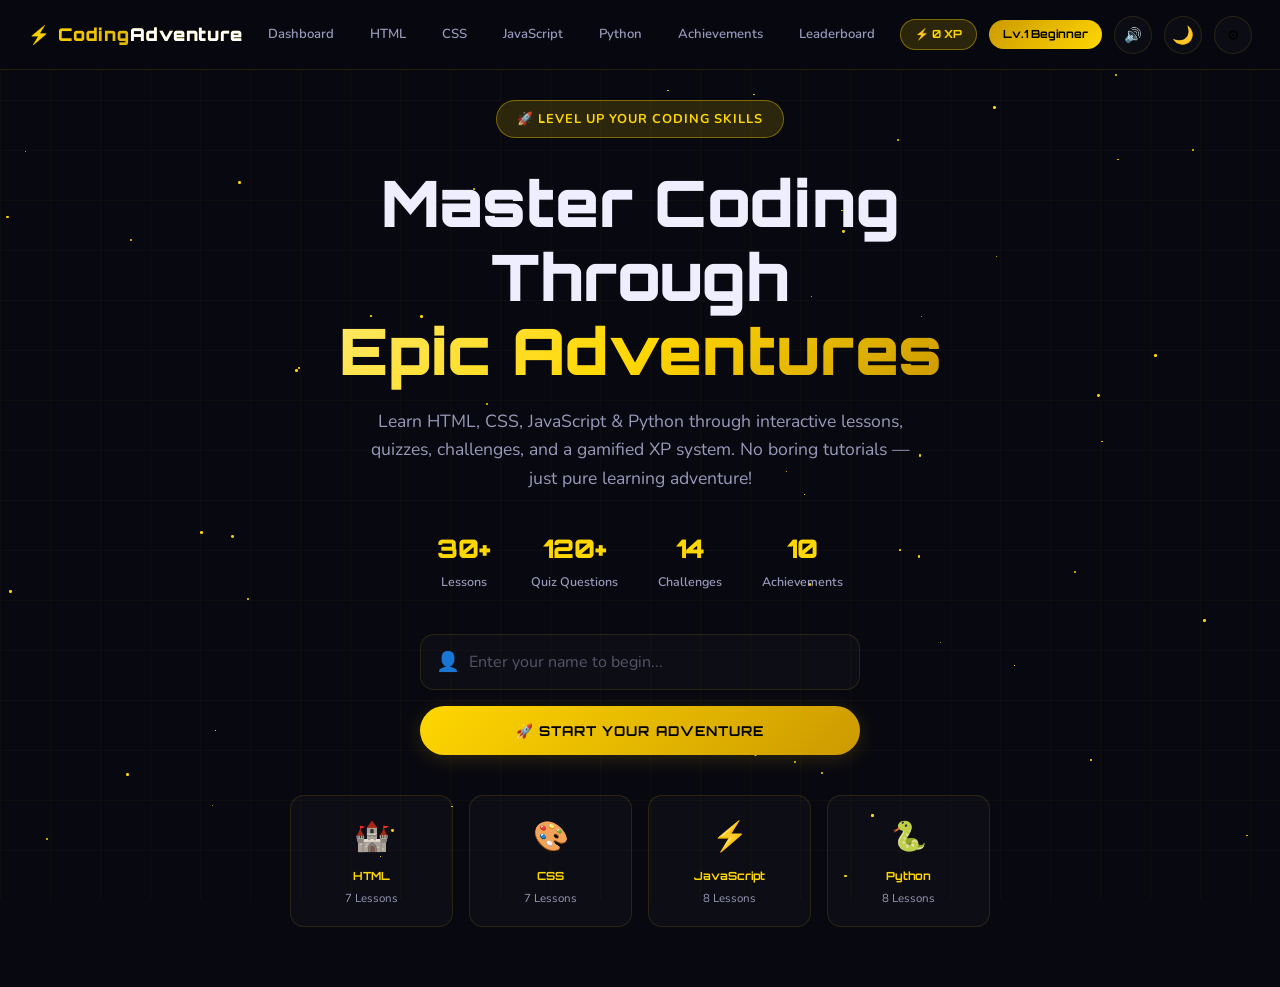
<file: index.html>
<!DOCTYPE html>
<html lang="en">
<head>
  <meta charset="UTF-8">
  <meta name="viewport" content="width=device-width, initial-scale=1.0">
  <meta name="description" content="Coding Adventure — Learn HTML, CSS, JavaScript and Python through interactive challenges, quizzes, and gamification.">
  <title>Coding Adventure — Learn to Code</title>
  <link rel="icon" type="image/svg+xml" href="assets/images/favicon.svg">
  <link rel="stylesheet" href="assets/css/style.css">
  <style>
    .hero-kingdoms { display:grid; grid-template-columns:repeat(4,1fr); gap:16px; max-width:800px; margin:40px auto 0; }
    @media(max-width:600px){ .hero-kingdoms{grid-template-columns:repeat(2,1fr)} }
    .mini-card{background:var(--card);border:1px solid var(--border);border-radius:14px;padding:18px 14px;text-align:center;transition:var(--tr)}
    .mini-card:hover{transform:translateY(-3px);border-color:var(--border-h)}
    .mini-card .mc-icon{font-size:1.8rem;margin-bottom:8px}
    .mini-card .mc-name{font-family:var(--fd);font-size:.7rem;font-weight:700;color:var(--gold)}
    .mini-card .mc-count{font-size:.72rem;color:var(--text2);margin-top:3px}
    .hero-wrap{max-width:700px;margin:0 auto}
    .particles-bg{position:fixed;inset:0;pointer-events:none;overflow:hidden;z-index:0}
    .star{position:absolute;background:var(--gold);border-radius:50%;animation:twinkle var(--dur,3s) infinite}
    @keyframes twinkle{0%,100%{opacity:.1}50%{opacity:.6}}
  </style>
</head>
<body data-page="home">

  <!-- Stars background -->
  <div class="particles-bg" id="stars"></div>

  <!-- NAV -->
  <nav class="nav">
    <a href="index.html" class="nav-logo">⚡ Coding<span>Adventure</span></a>
    <div class="nav-links">
      <a href="dashboard.html" class="nav-link">Dashboard</a>
      <a href="html.html" class="nav-link">HTML</a>
      <a href="css.html" class="nav-link">CSS</a>
      <a href="javascript.html" class="nav-link">JavaScript</a>
      <a href="python.html" class="nav-link">Python</a>
      <a href="achievements.html" class="nav-link">Achievements</a>
      <a href="leaderboard.html" class="nav-link">Leaderboard</a>
    </div>
    <div class="nav-right">
      <div class="xp-pill" id="nav-xp">⚡ 0 XP</div>
      <div class="level-pill" id="nav-level">Lv.1</div>
      <button class="theme-toggle" id="soundToggle" title="Toggle sound" style="font-size:.9rem">&#128266;</button>
      <button class="theme-toggle" id="themeToggle" title="Toggle theme">🌙</button>
      <button class="theme-toggle" id="settingsBtn" title="Settings" onclick="openSettings()" style="font-size:.9rem">&#9881;</button>
      <button class="hamburger" id="hamburger" aria-label="Menu"><span></span><span></span><span></span></button>
    </div>
  </nav>
  <div class="mobile-menu" id="mobileMenu">
    <a href="dashboard.html" class="nav-link">Dashboard</a>
    <a href="html.html" class="nav-link">HTML Kingdom</a>
    <a href="css.html" class="nav-link">CSS Kingdom</a>
    <a href="javascript.html" class="nav-link">JS Kingdom</a>
    <a href="python.html" class="nav-link">Python Kingdom</a>
    <a href="achievements.html" class="nav-link">Achievements</a>
    <a href="leaderboard.html" class="nav-link">Leaderboard</a>
    <a href="about.html" class="nav-link">About</a>
  </div>

  <!-- HERO -->
  <div class="page-wrapper" style="padding-top:0">
    <section class="hero" style="min-height:100vh;display:flex;align-items:center;justify-content:center;padding:100px 24px 60px">
      <div class="hero-wrap" style="position:relative;z-index:1">
        <div class="hero-badge">🚀 Level Up Your Coding Skills</div>
        <h1>Master Coding Through<br><span class="gold">Epic Adventures</span></h1>
        <p>Learn HTML, CSS, JavaScript &amp; Python through interactive lessons, quizzes, challenges, and a gamified XP system. No boring tutorials — just pure learning adventure!</p>

        <div class="hero-stats">
          <div class="hero-stat"><span class="num">30+</span><span class="label">Lessons</span></div>
          <div class="hero-stat"><span class="num">120+</span><span class="label">Quiz Questions</span></div>
          <div class="hero-stat"><span class="num">14</span><span class="label">Challenges</span></div>
          <div class="hero-stat"><span class="num">10</span><span class="label">Achievements</span></div>
        </div>

        <!-- Start Form -->
        <form class="name-form" id="start-form">
          <div class="name-input-wrap">
            <span class="icon">👤</span>
            <input type="text" class="name-input" id="player-name" placeholder="Enter your name to begin..." maxlength="30" autocomplete="off">
          </div>
          <button type="submit" class="btn btn-primary btn-lg w-full">🚀 Start Your Adventure</button>
          <button type="button" class="btn btn-outline w-full hidden" id="continue-btn">▶ Continue Journey</button>
        </form>

        <!-- Kingdom Preview -->
        <div class="hero-kingdoms">
          <div class="mini-card"><div class="mc-icon">🏰</div><div class="mc-name">HTML</div><div class="mc-count">7 Lessons</div></div>
          <div class="mini-card"><div class="mc-icon">🎨</div><div class="mc-name">CSS</div><div class="mc-count">7 Lessons</div></div>
          <div class="mini-card"><div class="mc-icon">⚡</div><div class="mc-name">JavaScript</div><div class="mc-count">8 Lessons</div></div>
          <div class="mini-card"><div class="mc-icon">🐍</div><div class="mc-name">Python</div><div class="mc-count">8 Lessons</div></div>
        </div>
      </div>
    </section>
  </div>

  <div class="toast-container" id="toasts"></div>

  <script src="assets/js/data.js"></script>
  <script src="assets/js/game.js"></script>
  <script src="assets/js/main.js"></script>
  <script>
    // Generate star field
    const starsEl = document.getElementById('stars');
    for (let i = 0; i < 60; i++) {
      const s = document.createElement('div');
      s.className = 'star';
      const size = Math.random() * 2.5 + 0.5;
      s.style.cssText = `width:${size}px;height:${size}px;left:${Math.random()*100}%;top:${Math.random()*100}%;--dur:${2+Math.random()*4}s;animation-delay:${Math.random()*4}s`;
      starsEl.appendChild(s);
    }
  </script>
</body>
</html>
</file>
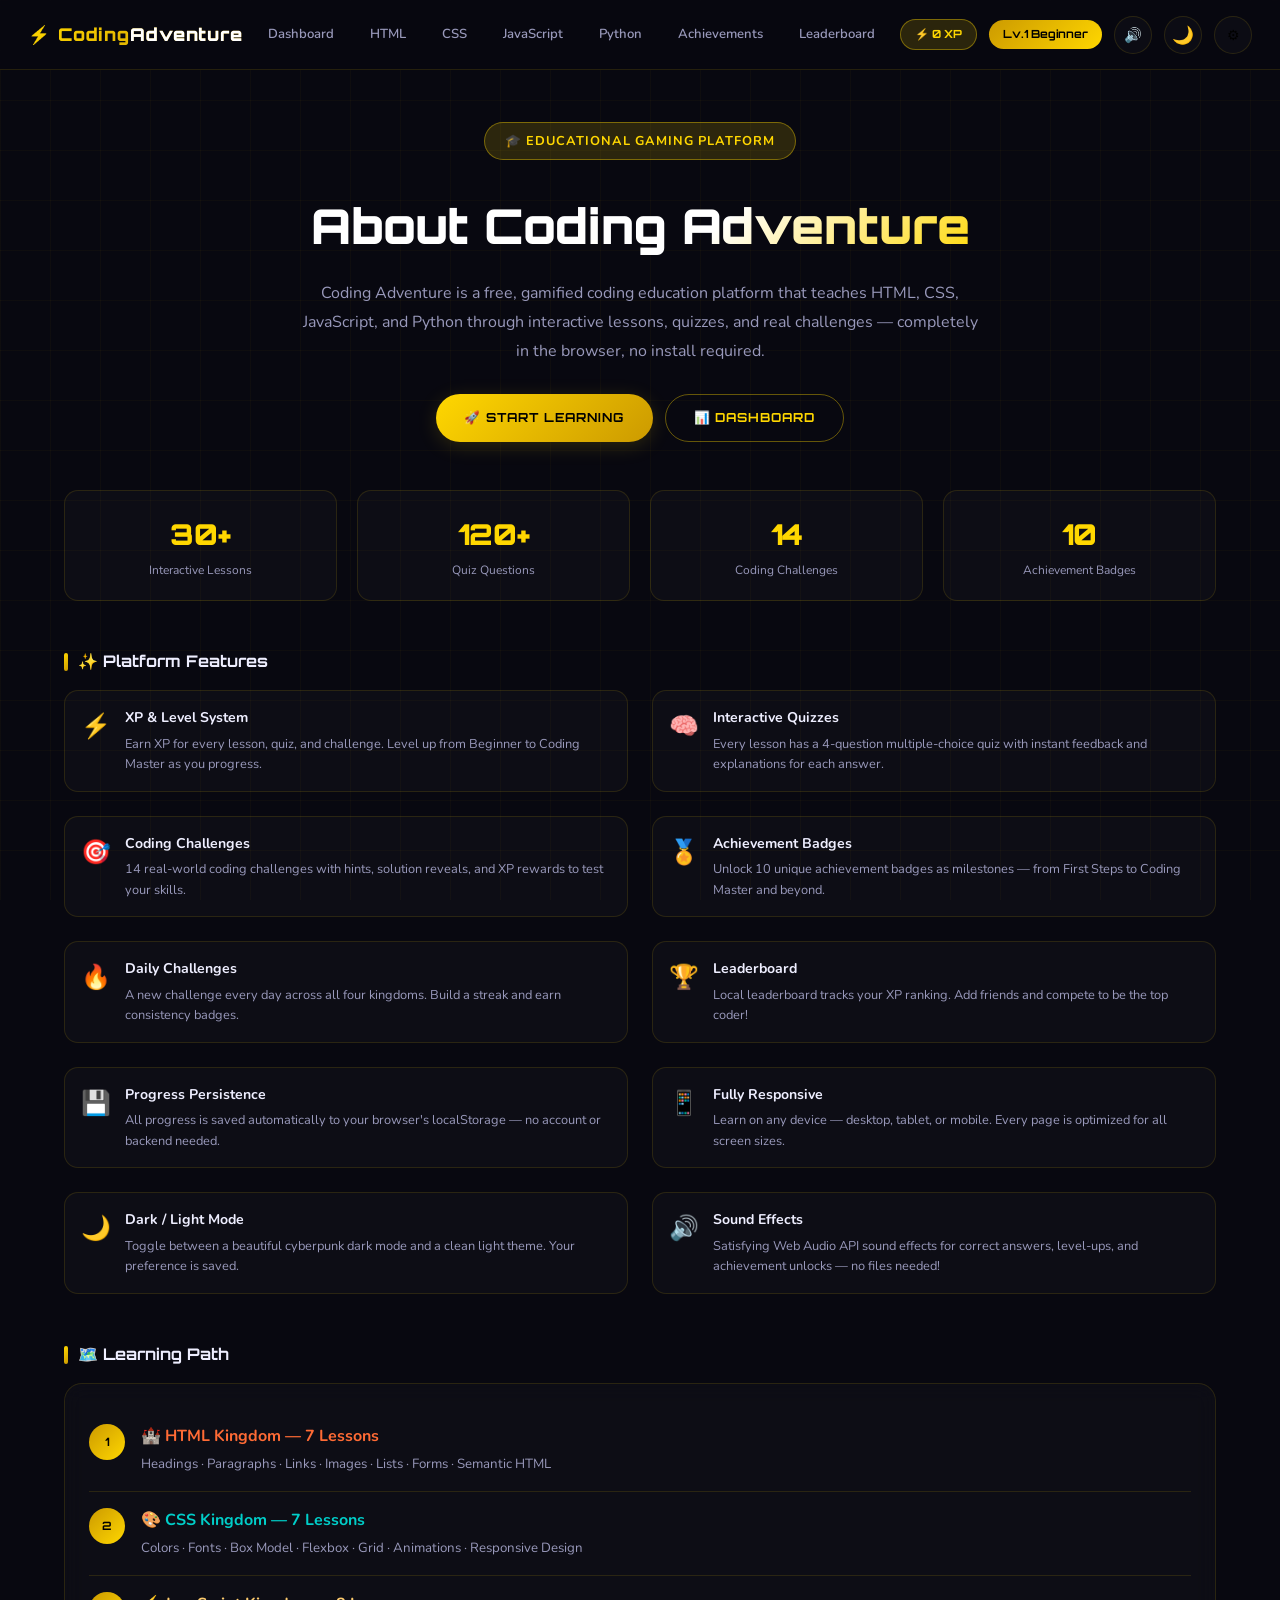
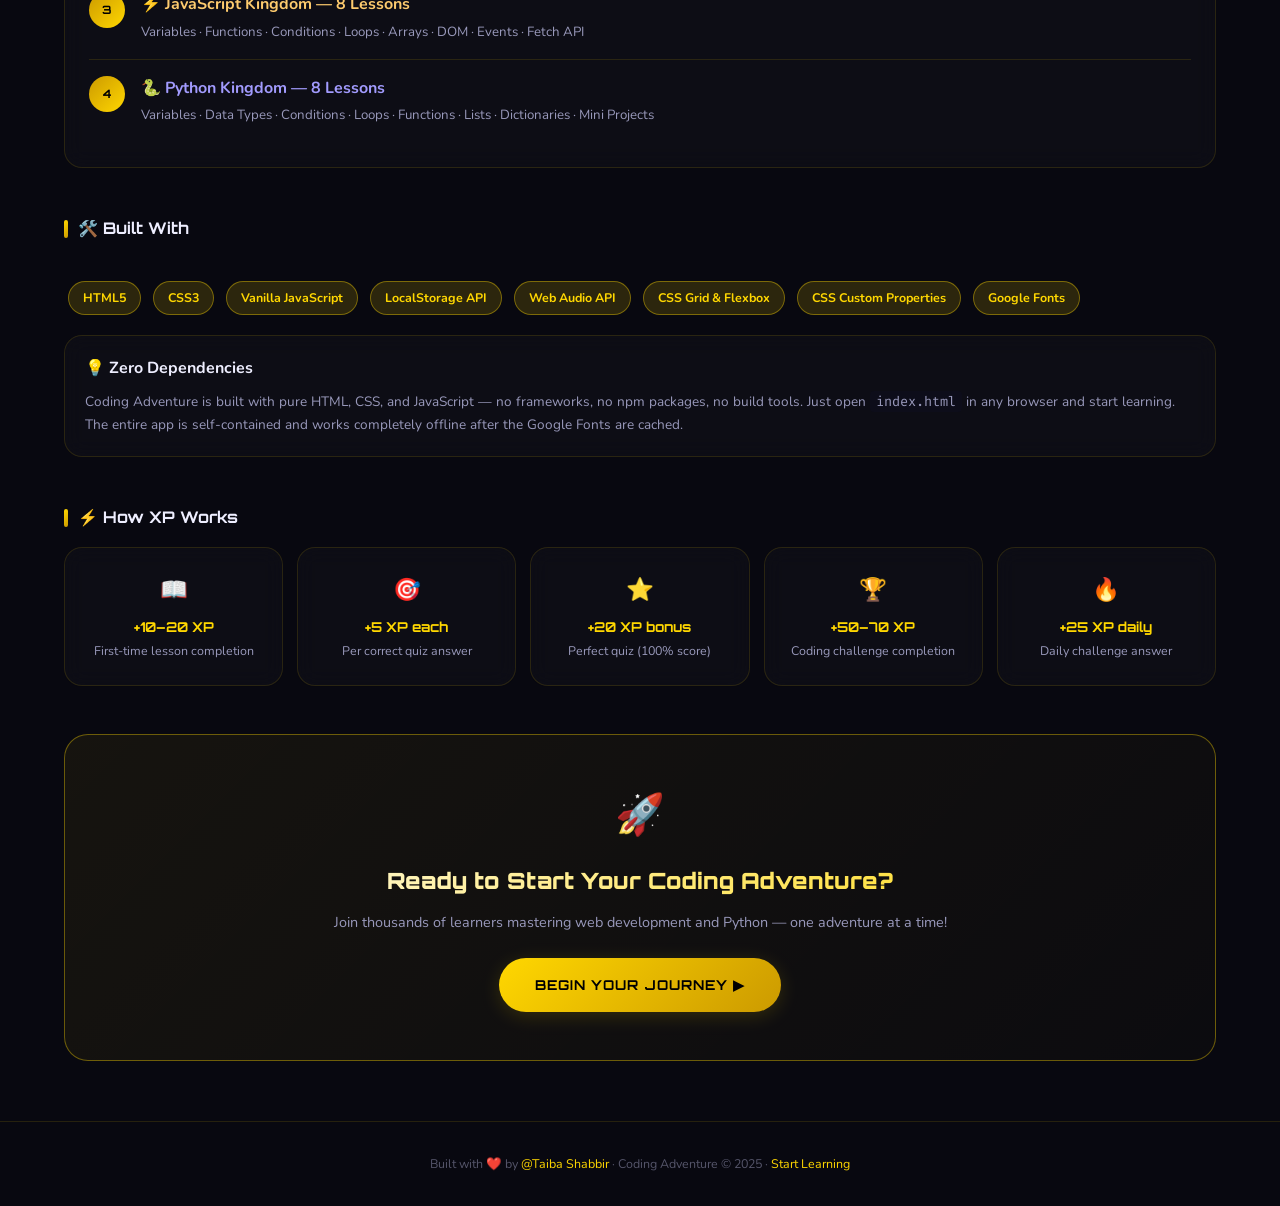
<file: about.html>
<!DOCTYPE html>
<html lang="en">
<head>
  <meta charset="UTF-8">
  <meta name="viewport" content="width=device-width, initial-scale=1.0">
  <meta name="description" content="About Coding Adventure — A gamified coding education platform built with HTML, CSS, and JavaScript.">
  <title>About — Coding Adventure</title>
  <link rel="icon" type="image/svg+xml" href="assets/images/favicon.svg">
  <link rel="stylesheet" href="assets/css/style.css">
  <style>
    .tech-badge {
      display: inline-flex; align-items: center; gap: 6px;
      padding: 6px 14px; border-radius: 99px; font-size: .78rem; font-weight: 700;
      border: 1px solid var(--border-h); background: var(--glow);
      color: var(--gold); margin: 4px;
    }
    .team-card {
      background: var(--card); border: 1px solid var(--border);
      border-radius: 20px; padding: 28px 24px; text-align: center;
      transition: var(--tr);
    }
    .team-card:hover { border-color: var(--border-h); transform: translateY(-3px); }
    .timeline-item {
      display: flex; gap: 16px; padding: 16px 0;
      border-bottom: 1px solid var(--border);
    }
    .timeline-item:last-child { border-bottom: none; }
    .tl-num {
      width: 36px; height: 36px; border-radius: 50%; flex-shrink: 0;
      background: linear-gradient(135deg, var(--gold-d), var(--gold));
      display: flex; align-items: center; justify-content: center;
      font-family: var(--fd); font-size: .72rem; font-weight: 700; color: #000;
    }
    .stat-hero {
      background: var(--card); border: 1px solid var(--border);
      border-radius: 14px; padding: 20px; text-align: center; transition: var(--tr);
    }
    .stat-hero:hover { border-color: var(--border-h); }
    .stat-hero .n { font-family: var(--fd); font-size: 1.8rem; font-weight: 900; color: var(--gold); }
    .stat-hero .l { font-size: .75rem; color: var(--text2); margin-top: 4px; }
  </style>
</head>
<body data-page="about">

  <nav class="nav">
    <a href="index.html" class="nav-logo">⚡ Coding<span>Adventure</span></a>
    <div class="nav-links">
      <a href="dashboard.html" class="nav-link">Dashboard</a>
      <a href="html.html" class="nav-link">HTML</a>
      <a href="css.html" class="nav-link">CSS</a>
      <a href="javascript.html" class="nav-link">JavaScript</a>
      <a href="python.html" class="nav-link">Python</a>
      <a href="achievements.html" class="nav-link">Achievements</a>
      <a href="leaderboard.html" class="nav-link">Leaderboard</a>
    </div>
    <div class="nav-right">
      <div class="xp-pill" id="nav-xp">⚡ 0 XP</div>
      <div class="level-pill" id="nav-level">Lv.1</div>
      <button class="theme-toggle" id="soundToggle" title="Toggle sound" style="font-size:.9rem">🔊</button>
      <button class="theme-toggle" id="themeToggle" title="Toggle theme">🌙</button>
      <button class="theme-toggle" id="settingsBtn" title="Settings" onclick="openSettings()" style="font-size:.9rem">⚙</button>
      <button class="hamburger" id="hamburger" aria-label="Menu"><span></span><span></span><span></span></button>
    </div>
  </nav>
  <div class="mobile-menu" id="mobileMenu">
    <a href="dashboard.html" class="nav-link">Dashboard</a>
    <a href="html.html" class="nav-link">HTML Kingdom</a>
    <a href="css.html" class="nav-link">CSS Kingdom</a>
    <a href="javascript.html" class="nav-link">JS Kingdom</a>
    <a href="python.html" class="nav-link">Python Kingdom</a>
    <a href="achievements.html" class="nav-link">Achievements</a>
    <a href="leaderboard.html" class="nav-link">Leaderboard</a>
    <a href="about.html" class="nav-link">About</a>
  </div>

  <div class="page-wrapper">
    <div class="container">

      <!-- HERO -->
      <div style="text-align:center;padding:20px 0 48px;max-width:680px;margin:0 auto">
        <div class="hero-badge">🎓 Educational Gaming Platform</div>
        <h1 class="page-title" style="font-size:clamp(1.8rem,5vw,3rem);margin-bottom:14px">About Coding Adventure</h1>
        <p style="font-size:1rem;color:var(--text2);line-height:1.8;margin-bottom:28px">
          Coding Adventure is a free, gamified coding education platform that teaches
          HTML, CSS, JavaScript, and Python through interactive lessons, quizzes,
          and real challenges — completely in the browser, no install required.
        </p>
        <div style="display:flex;gap:12px;justify-content:center;flex-wrap:wrap">
          <a href="index.html" class="btn btn-primary">🚀 Start Learning</a>
          <a href="dashboard.html" class="btn btn-outline">📊 Dashboard</a>
        </div>
      </div>

      <!-- STATS ROW -->
      <div class="grid-4" style="margin-bottom:48px">
        <div class="stat-hero"><div class="n">30+</div><div class="l">Interactive Lessons</div></div>
        <div class="stat-hero"><div class="n">120+</div><div class="l">Quiz Questions</div></div>
        <div class="stat-hero"><div class="n">14</div><div class="l">Coding Challenges</div></div>
        <div class="stat-hero"><div class="n">10</div><div class="l">Achievement Badges</div></div>
      </div>

      <!-- FEATURES GRID -->
      <div class="section-title">✨ Platform Features</div>
      <div class="about-grid" style="margin-bottom:48px">
        <div class="feature-item">
          <span class="feature-icon">⚡</span>
          <div class="feature-content">
            <h4>XP & Level System</h4>
            <p>Earn XP for every lesson, quiz, and challenge. Level up from Beginner to Coding Master as you progress.</p>
          </div>
        </div>
        <div class="feature-item">
          <span class="feature-icon">🧠</span>
          <div class="feature-content">
            <h4>Interactive Quizzes</h4>
            <p>Every lesson has a 4-question multiple-choice quiz with instant feedback and explanations for each answer.</p>
          </div>
        </div>
        <div class="feature-item">
          <span class="feature-icon">🎯</span>
          <div class="feature-content">
            <h4>Coding Challenges</h4>
            <p>14 real-world coding challenges with hints, solution reveals, and XP rewards to test your skills.</p>
          </div>
        </div>
        <div class="feature-item">
          <span class="feature-icon">🏅</span>
          <div class="feature-content">
            <h4>Achievement Badges</h4>
            <p>Unlock 10 unique achievement badges as milestones — from First Steps to Coding Master and beyond.</p>
          </div>
        </div>
        <div class="feature-item">
          <span class="feature-icon">🔥</span>
          <div class="feature-content">
            <h4>Daily Challenges</h4>
            <p>A new challenge every day across all four kingdoms. Build a streak and earn consistency badges.</p>
          </div>
        </div>
        <div class="feature-item">
          <span class="feature-icon">🏆</span>
          <div class="feature-content">
            <h4>Leaderboard</h4>
            <p>Local leaderboard tracks your XP ranking. Add friends and compete to be the top coder!</p>
          </div>
        </div>
        <div class="feature-item">
          <span class="feature-icon">💾</span>
          <div class="feature-content">
            <h4>Progress Persistence</h4>
            <p>All progress is saved automatically to your browser's localStorage — no account or backend needed.</p>
          </div>
        </div>
        <div class="feature-item">
          <span class="feature-icon">📱</span>
          <div class="feature-content">
            <h4>Fully Responsive</h4>
            <p>Learn on any device — desktop, tablet, or mobile. Every page is optimized for all screen sizes.</p>
          </div>
        </div>
        <div class="feature-item">
          <span class="feature-icon">🌙</span>
          <div class="feature-content">
            <h4>Dark / Light Mode</h4>
            <p>Toggle between a beautiful cyberpunk dark mode and a clean light theme. Your preference is saved.</p>
          </div>
        </div>
        <div class="feature-item">
          <span class="feature-icon">🔊</span>
          <div class="feature-content">
            <h4>Sound Effects</h4>
            <p>Satisfying Web Audio API sound effects for correct answers, level-ups, and achievement unlocks — no files needed!</p>
          </div>
        </div>
      </div>

      <!-- LEARNING PATH -->
      <div class="section-title">🗺️ Learning Path</div>
      <div class="card" style="margin-bottom:48px">
        <div class="timeline-item">
          <div class="tl-num">1</div>
          <div>
            <div style="font-weight:700;color:var(--html);margin-bottom:4px">🏰 HTML Kingdom — 7 Lessons</div>
            <div style="font-size:.83rem;color:var(--text2)">Headings · Paragraphs · Links · Images · Lists · Forms · Semantic HTML</div>
          </div>
        </div>
        <div class="timeline-item">
          <div class="tl-num">2</div>
          <div>
            <div style="font-weight:700;color:var(--css);margin-bottom:4px">🎨 CSS Kingdom — 7 Lessons</div>
            <div style="font-size:.83rem;color:var(--text2)">Colors · Fonts · Box Model · Flexbox · Grid · Animations · Responsive Design</div>
          </div>
        </div>
        <div class="timeline-item">
          <div class="tl-num">3</div>
          <div>
            <div style="font-weight:700;color:var(--js);margin-bottom:4px">⚡ JavaScript Kingdom — 8 Lessons</div>
            <div style="font-size:.83rem;color:var(--text2)">Variables · Functions · Conditions · Loops · Arrays · DOM · Events · Fetch API</div>
          </div>
        </div>
        <div class="timeline-item">
          <div class="tl-num">4</div>
          <div>
            <div style="font-weight:700;color:var(--py);margin-bottom:4px">🐍 Python Kingdom — 8 Lessons</div>
            <div style="font-size:.83rem;color:var(--text2)">Variables · Data Types · Conditions · Loops · Functions · Lists · Dictionaries · Mini Projects</div>
          </div>
        </div>
      </div>

      <!-- TECH STACK -->
      <div class="section-title">🛠️ Built With</div>
      <div style="padding:20px 0 48px">
        <div style="margin-bottom:16px">
          <span class="tech-badge">HTML5</span>
          <span class="tech-badge">CSS3</span>
          <span class="tech-badge">Vanilla JavaScript</span>
          <span class="tech-badge">LocalStorage API</span>
          <span class="tech-badge">Web Audio API</span>
          <span class="tech-badge">CSS Grid & Flexbox</span>
          <span class="tech-badge">CSS Custom Properties</span>
          <span class="tech-badge">Google Fonts</span>
        </div>
        <div class="card" style="padding:20px">
          <div style="font-weight:700;margin-bottom:8px">💡 Zero Dependencies</div>
          <div style="font-size:.85rem;color:var(--text2);line-height:1.7">
            Coding Adventure is built with pure HTML, CSS, and JavaScript — no frameworks, no npm packages,
            no build tools. Just open <code style="font-family:var(--fc);background:var(--bg2);padding:2px 6px;border-radius:4px">index.html</code>
            in any browser and start learning. The entire app is self-contained and works completely offline
            after the Google Fonts are cached.
          </div>
        </div>
      </div>

      <!-- XP BREAKDOWN -->
      <div class="section-title">⚡ How XP Works</div>
      <div style="display:grid;grid-template-columns:repeat(auto-fill,minmax(200px,1fr));gap:14px;margin-bottom:48px">
        <div class="card" style="text-align:center">
          <div style="font-size:1.4rem;margin-bottom:8px">📖</div>
          <div style="font-family:var(--fd);font-size:.85rem;color:var(--gold);font-weight:700">+10–20 XP</div>
          <div style="font-size:.78rem;color:var(--text2);margin-top:4px">First-time lesson completion</div>
        </div>
        <div class="card" style="text-align:center">
          <div style="font-size:1.4rem;margin-bottom:8px">🎯</div>
          <div style="font-family:var(--fd);font-size:.85rem;color:var(--gold);font-weight:700">+5 XP each</div>
          <div style="font-size:.78rem;color:var(--text2);margin-top:4px">Per correct quiz answer</div>
        </div>
        <div class="card" style="text-align:center">
          <div style="font-size:1.4rem;margin-bottom:8px">⭐</div>
          <div style="font-family:var(--fd);font-size:.85rem;color:var(--gold);font-weight:700">+20 XP bonus</div>
          <div style="font-size:.78rem;color:var(--text2);margin-top:4px">Perfect quiz (100% score)</div>
        </div>
        <div class="card" style="text-align:center">
          <div style="font-size:1.4rem;margin-bottom:8px">🏆</div>
          <div style="font-family:var(--fd);font-size:.85rem;color:var(--gold);font-weight:700">+50–70 XP</div>
          <div style="font-size:.78rem;color:var(--text2);margin-top:4px">Coding challenge completion</div>
        </div>
        <div class="card" style="text-align:center">
          <div style="font-size:1.4rem;margin-bottom:8px">🔥</div>
          <div style="font-family:var(--fd);font-size:.85rem;color:var(--gold);font-weight:700">+25 XP daily</div>
          <div style="font-size:.78rem;color:var(--text2);margin-top:4px">Daily challenge answer</div>
        </div>
      </div>

      <!-- CTA -->
      <div style="text-align:center;padding:48px 24px;background:linear-gradient(135deg,rgba(255,215,0,.06),rgba(255,215,0,.02));border-radius:24px;border:1px solid var(--border-h);margin-bottom:48px">
        <div style="font-size:2.5rem;margin-bottom:16px">🚀</div>
        <h2 style="font-family:var(--fd);font-size:1.4rem;font-weight:900;
                   background:linear-gradient(135deg,#fff,var(--gold));
                   -webkit-background-clip:text;-webkit-text-fill-color:transparent;
                   background-clip:text;margin-bottom:12px">
          Ready to Start Your Coding Adventure?
        </h2>
        <p style="color:var(--text2);font-size:.9rem;margin-bottom:24px">
          Join thousands of learners mastering web development and Python — one adventure at a time!
        </p>
        <a href="index.html" class="btn btn-primary btn-lg">Begin Your Journey ▶</a>
      </div>

    </div>

    <footer class="page-footer">
      Built with ❤️ by <span>@Taiba Shabbir</span> · Coding Adventure © 2025 ·
      <a href="index.html" style="color:var(--gold)">Start Learning</a>
    </footer>
  </div>

  <div class="toast-container" id="toasts"></div>
  <script src="assets/js/data.js"></script>
  <script src="assets/js/game.js"></script>
  <script src="assets/js/main.js"></script>
</body>
</html>
</file>
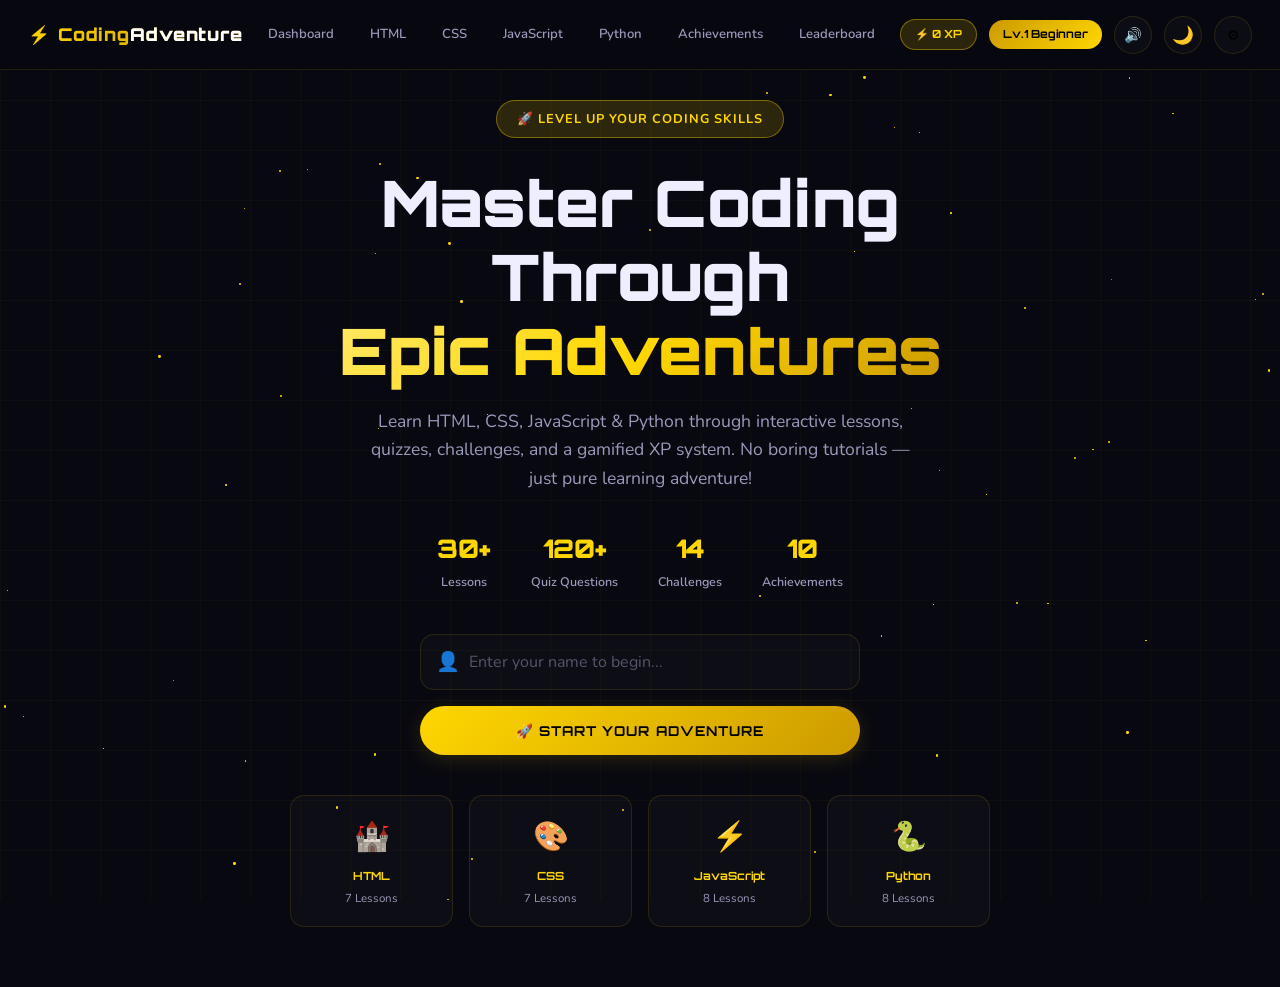
<file: leaderboard.html>
<!DOCTYPE html>
<html lang="en">
<head>
  <meta charset="UTF-8">
  <meta name="viewport" content="width=device-width, initial-scale=1.0">
  <title>Leaderboard — Coding Adventure</title>
  <link rel="icon" type="image/svg+xml" href="assets/images/favicon.svg">
  <link rel="stylesheet" href="assets/css/style.css">
</head>
<body data-page="leaderboard">

  <nav class="nav">
    <a href="index.html" class="nav-logo">⚡ Coding<span>Adventure</span></a>
    <div class="nav-links">
      <a href="dashboard.html" class="nav-link">Dashboard</a>
      <a href="html.html" class="nav-link">HTML</a>
      <a href="css.html" class="nav-link">CSS</a>
      <a href="javascript.html" class="nav-link">JavaScript</a>
      <a href="python.html" class="nav-link">Python</a>
      <a href="achievements.html" class="nav-link">Achievements</a>
      <a href="leaderboard.html" class="nav-link">Leaderboard</a>
    </div>
    <div class="nav-right">
      <div class="xp-pill" id="nav-xp">⚡ 0 XP</div>
      <div class="level-pill" id="nav-level">Lv.1</div>
      <button class="theme-toggle" id="soundToggle" title="Toggle sound" style="font-size:.9rem">&#128266;</button>
      <button class="theme-toggle" id="themeToggle" title="Toggle theme">🌙</button>
      <button class="theme-toggle" id="settingsBtn" title="Settings" onclick="openSettings()" style="font-size:.9rem">&#9881;</button>
      <button class="hamburger" id="hamburger" aria-label="Menu"><span></span><span></span><span></span></button>
    </div>
  </nav>
  <div class="mobile-menu" id="mobileMenu">
    <a href="dashboard.html" class="nav-link">Dashboard</a>
    <a href="html.html" class="nav-link">HTML Kingdom</a>
    <a href="css.html" class="nav-link">CSS Kingdom</a>
    <a href="javascript.html" class="nav-link">JS Kingdom</a>
    <a href="python.html" class="nav-link">Python Kingdom</a>
    <a href="achievements.html" class="nav-link">Achievements</a>
    <a href="leaderboard.html" class="nav-link">Leaderboard</a>
    <a href="about.html" class="nav-link">About</a>
  </div>

  <div class="page-wrapper">
    <div class="container" style="max-width:780px">

      <div style="margin-bottom:28px;text-align:center">
        <h1 class="page-title">🏆 Leaderboard</h1>
        <p class="page-subtitle">Top coders ranked by XP earned. Your progress auto-saves here!</p>
      </div>

      <!-- Top 3 Podium -->
      <div id="lb-podium" style="display:flex;justify-content:center;align-items:flex-end;gap:16px;margin-bottom:32px;flex-wrap:wrap"></div>

      <!-- Add a friend -->
      <div class="card" style="margin-bottom:24px">
        <div style="font-weight:700;font-size:.9rem;margin-bottom:12px">👥 Challenge a Friend</div>
        <p style="font-size:.83rem;color:var(--text2);margin-bottom:14px">Add a friend's name to the local leaderboard to compete!</p>
        <form id="lb-form" style="display:flex;gap:10px;flex-wrap:wrap">
          <input type="text" id="lb-name-input" placeholder="Friend's name..."
            style="flex:1;min-width:180px;padding:10px 14px;background:var(--bg2);border:1.5px solid var(--border);border-radius:10px;color:var(--text);font-family:var(--fb);font-size:.88rem;outline:none"
            maxlength="25" autocomplete="off">
          <button type="submit" class="btn btn-primary btn-sm">Add to Board</button>
        </form>
      </div>

      <!-- Rankings -->
      <div class="section-title">📊 Full Rankings</div>
      <div class="leaderboard-table" id="lb-body" style="margin-top:12px">
        <!-- Populated by main.js -->
      </div>

      <!-- Note -->
      <div style="margin-top:24px;padding:16px;background:var(--bg2);border-radius:12px;font-size:.78rem;color:var(--text2);text-align:center">
        📌 This leaderboard is stored locally on your device. Share your XP score with friends and challenge them to beat you!
      </div>

    </div>
    <footer class="page-footer">Built with ❤️ by <span>@Taiba Shabbir</span> · Coding Adventure © 2025</footer>
  </div>

  <div class="toast-container" id="toasts"></div>
  <script src="assets/js/data.js"></script>
  <script src="assets/js/game.js"></script>
  <script src="assets/js/main.js"></script>
  <script>
    // Build podium after main.js runs
    document.addEventListener('DOMContentLoaded', () => {
      setTimeout(() => {
        const entries = Game.getLeaderboard().slice(0, 3);
        const podium = document.getElementById('lb-podium');
        if (!podium || entries.length === 0) return;
        const order = entries.length >= 3 ? [1, 0, 2] : entries.map((_, i) => i);
        const heights = ['100px', '130px', '80px'];
        const colors = ['#C0C0C0', '#FFD700', '#CD7F32'];
        const medals = ['🥈', '🥇', '🥉'];
        order.forEach(idx => {
          const e = entries[idx];
          if (!e) return;
          const card = document.createElement('div');
          card.style.cssText = `text-align:center;width:120px`;
          card.innerHTML = `
            <div style="font-size:1.6rem;margin-bottom:6px">${medals[idx]}</div>
            <div style="font-weight:700;font-size:.85rem;margin-bottom:4px;overflow:hidden;text-overflow:ellipsis;white-space:nowrap">${e.name}</div>
            <div style="font-family:var(--fd);font-size:.7rem;color:${colors[idx]};margin-bottom:8px">⚡ ${e.xp} XP</div>
            <div style="height:${heights[idx]};background:linear-gradient(180deg,${colors[idx]}33,transparent);border-radius:8px 8px 0 0;border-top:2px solid ${colors[idx]};display:flex;align-items:flex-end;justify-content:center;padding-bottom:8px">
              <span style="font-family:var(--fd);font-size:.7rem;color:${colors[idx]}">#${idx+1}</span>
            </div>`;
          podium.appendChild(card);
        });
      }, 200);
    });
  </script>
</body>
</html>
</file>
<file: assets/css/style.css>
/* ============================================================
   CODING ADVENTURE — Complete Style System
   Theme: Cyberpunk Academy (Black / Gold / White)
   Author: Taiba Shabbir | @Taiba Shabbir
   ============================================================ */

@import url('https://fonts.googleapis.com/css2?family=Orbitron:wght@400;500;700;900&family=Nunito:wght@400;500;600;700;800&family=Fira+Code:wght@400;500&display=swap');

/* ─── DESIGN TOKENS ──────────────────────────────────────── */
:root {
  --bg:        #080810;
  --bg2:       #0d0d1a;
  --bg3:       #141424;
  --card:      rgba(255,255,255,0.025);
  --card-h:    rgba(255,255,255,0.05);

  --gold:      #FFD700;
  --gold-l:    #FFE866;
  --gold-d:    #CC9A00;
  --glow:      rgba(255,215,0,0.15);
  --glow-s:    rgba(255,215,0,0.35);

  --white:     #FFFFFF;
  --text:      #EEEEff;
  --text2:     #9999BB;
  --text3:     #55556A;

  --border:    rgba(255,215,0,0.12);
  --border-h:  rgba(255,215,0,0.38);
  --border-a:  rgba(255,215,0,0.65);

  --html:  #FF6B35; --html-bg:   rgba(255,107,53,0.1);
  --css:   #00CEC9; --css-bg:    rgba(0,206,201,0.1);
  --js:    #FDCB6E; --js-bg:     rgba(253,203,110,0.1);
  --py:    #A29BFE; --py-bg:     rgba(162,155,254,0.1);

  --ok:    #00B894; --ok-bg:  rgba(0,184,148,0.12);
  --err:   #FF7675; --err-bg: rgba(255,118,117,0.12);
  --warn:  #FDCB6E;

  --fd:  'Orbitron', monospace;
  --fb:  'Nunito', sans-serif;
  --fc:  'Fira Code', monospace;

  --nav-h: 70px;
  --ease:  cubic-bezier(.4,0,.2,1);
  --tr:    .3s var(--ease);
  --tr-f:  .15s var(--ease);
}

/* Light mode */
[data-theme="light"] {
  --bg:    #F4F4FF;
  --bg2:   #EAEAF8;
  --bg3:   #E0E0F4;
  --card:  rgba(0,0,0,0.025);
  --card-h:rgba(0,0,0,0.05);
  --text:  #111128;
  --text2: #444466;
  --text3: #888899;
  --border: rgba(150,120,0,0.15);
  --border-h: rgba(150,120,0,0.4);
}

/* ─── RESET ──────────────────────────────────────────────── */
*,*::before,*::after{box-sizing:border-box;margin:0;padding:0}
html{scroll-behavior:smooth;font-size:16px}
body{
  font-family:var(--fb);
  background:var(--bg);
  color:var(--text);
  line-height:1.6;
  min-height:100vh;
  overflow-x:hidden;
}
a{color:inherit;text-decoration:none}
button{cursor:pointer;border:none;background:none;font-family:var(--fb)}
img{max-width:100%;display:block}
ul{list-style:none}

/* ─── SCROLLBAR ──────────────────────────────────────────── */
::-webkit-scrollbar{width:6px}
::-webkit-scrollbar-track{background:var(--bg2)}
::-webkit-scrollbar-thumb{background:var(--gold-d);border-radius:99px}
::-webkit-scrollbar-thumb:hover{background:var(--gold)}

/* ─── BACKGROUND GRID ────────────────────────────────────── */
body::before{
  content:'';
  position:fixed;inset:0;
  background-image:
    linear-gradient(rgba(255,215,0,.03) 1px,transparent 1px),
    linear-gradient(90deg,rgba(255,215,0,.03) 1px,transparent 1px);
  background-size:50px 50px;
  pointer-events:none;
  z-index:0;
}

/* ─── NAV ────────────────────────────────────────────────── */
.nav{
  position:fixed;top:0;left:0;right:0;height:var(--nav-h);
  background:rgba(8,8,16,.92);
  backdrop-filter:blur(20px);
  border-bottom:1px solid var(--border);
  display:flex;align-items:center;justify-content:space-between;
  padding:0 28px;z-index:1000;
  transition:var(--tr);
}
.nav-logo{
  font-family:var(--fd);
  font-weight:900;font-size:1.1rem;
  background:linear-gradient(135deg,var(--gold),var(--gold-d));
  -webkit-background-clip:text;-webkit-text-fill-color:transparent;
  background-clip:text;
  letter-spacing:.05em;
  text-decoration:none;
}
.nav-logo span{color:var(--white);-webkit-text-fill-color:var(--white)}
.nav-links{display:flex;gap:8px}
.nav-link{
  font-size:.82rem;font-weight:600;
  color:var(--text2);
  padding:8px 14px;border-radius:99px;
  transition:var(--tr-f);
}
.nav-link:hover,.nav-link.active{
  color:var(--gold);
  background:var(--glow);
}
.nav-right{display:flex;align-items:center;gap:12px}
.xp-pill{
  display:flex;align-items:center;gap:6px;
  background:var(--glow);
  border:1px solid var(--border-h);
  border-radius:99px;padding:6px 14px;
  font-family:var(--fd);font-size:.7rem;
  color:var(--gold);font-weight:700;
}
.level-pill{
  background:linear-gradient(135deg,var(--gold-d),var(--gold));
  color:#000;
  border-radius:99px;padding:6px 14px;
  font-family:var(--fd);font-size:.7rem;font-weight:700;
}
.theme-toggle{
  width:38px;height:38px;border-radius:50%;
  background:var(--card);
  border:1px solid var(--border);
  display:flex;align-items:center;justify-content:center;
  font-size:1.1rem;transition:var(--tr-f);
}
.theme-toggle:hover{border-color:var(--border-h);background:var(--card-h)}
.hamburger{
  display:none;flex-direction:column;gap:5px;
  width:38px;height:38px;align-items:center;justify-content:center;
  background:var(--card);border:1px solid var(--border);border-radius:8px;
}
.hamburger span{
  display:block;width:18px;height:2px;
  background:var(--gold);border-radius:2px;
  transition:var(--tr-f);
}
.mobile-menu{
  display:none;position:fixed;
  top:var(--nav-h);left:0;right:0;
  background:var(--bg2);border-bottom:1px solid var(--border);
  padding:16px 20px;z-index:999;
  flex-direction:column;gap:4px;
}
.mobile-menu.open{display:flex}
.mobile-menu .nav-link{border-radius:8px}

/* ─── WRAPPER ────────────────────────────────────────────── */
.page-wrapper{
  padding-top:calc(var(--nav-h) + 32px);
  min-height:100vh;
  position:relative;z-index:1;
}
.container{max-width:1200px;margin:0 auto;padding:0 24px}

/* ─── HERO SECTION ───────────────────────────────────────── */
.hero{
  text-align:center;
  padding:80px 24px 60px;
  position:relative;
}
.hero-badge{
  display:inline-flex;align-items:center;gap:8px;
  background:var(--glow);border:1px solid var(--border-h);
  border-radius:99px;padding:8px 20px;
  font-size:.8rem;font-weight:700;color:var(--gold);
  margin-bottom:28px;letter-spacing:.08em;
  text-transform:uppercase;
}
.hero h1{
  font-family:var(--fd);
  font-size:clamp(2.2rem,6vw,4rem);
  font-weight:900;line-height:1.15;
  margin-bottom:20px;
}
.hero h1 .gold{
  background:linear-gradient(135deg,var(--gold-l),var(--gold),var(--gold-d));
  -webkit-background-clip:text;-webkit-text-fill-color:transparent;
  background-clip:text;
}
.hero p{
  font-size:1.1rem;color:var(--text2);
  max-width:560px;margin:0 auto 36px;
}
.hero-stats{
  display:flex;justify-content:center;gap:40px;
  margin-bottom:40px;flex-wrap:wrap;
}
.hero-stat{text-align:center}
.hero-stat .num{
  font-family:var(--fd);font-size:1.6rem;font-weight:900;
  color:var(--gold);display:block;
}
.hero-stat .label{font-size:.78rem;color:var(--text2);font-weight:600}

/* ─── NAME FORM ──────────────────────────────────────────── */
.name-form{
  display:flex;flex-direction:column;align-items:center;gap:16px;
  max-width:440px;margin:0 auto;
}
.name-input-wrap{
  position:relative;width:100%;
}
.name-input-wrap .icon{
  position:absolute;left:16px;top:50%;transform:translateY(-50%);
  font-size:1.2rem;
}
.name-input{
  width:100%;
  padding:16px 20px 16px 48px;
  background:var(--card);
  border:1.5px solid var(--border);
  border-radius:14px;
  color:var(--text);
  font-family:var(--fb);font-size:1rem;
  transition:var(--tr);outline:none;
}
.name-input:focus{
  border-color:var(--gold);
  box-shadow:0 0 0 4px var(--glow);
}
.name-input::placeholder{color:var(--text3)}

/* ─── BUTTONS ────────────────────────────────────────────── */
.btn{
  display:inline-flex;align-items:center;justify-content:center;
  gap:8px;padding:13px 28px;border-radius:99px;
  font-family:var(--fd);font-size:.78rem;font-weight:700;
  letter-spacing:.08em;text-transform:uppercase;
  transition:var(--tr);
}
.btn-primary{
  background:linear-gradient(135deg,var(--gold),var(--gold-d));
  color:#000;
  box-shadow:0 4px 20px var(--glow);
}
.btn-primary:hover{
  transform:translateY(-2px);
  box-shadow:0 8px 32px var(--glow-s);
}
.btn-primary:active{transform:translateY(0)}
.btn-outline{
  background:transparent;
  border:1.5px solid var(--border-h);
  color:var(--gold);
}
.btn-outline:hover{
  background:var(--glow);
  border-color:var(--gold);
  transform:translateY(-2px);
}
.btn-ghost{
  color:var(--text2);
  border:1px solid var(--border);
  padding:10px 20px;
  border-radius:10px;font-size:.8rem;
}
.btn-ghost:hover{color:var(--gold);border-color:var(--border-h);background:var(--glow)}
.btn-sm{padding:8px 18px;font-size:.7rem}
.btn-lg{padding:16px 36px;font-size:.85rem}
.btn:disabled{opacity:.4;cursor:not-allowed;transform:none!important}

/* ─── CARDS ──────────────────────────────────────────────── */
.card{
  background:var(--card);
  border:1px solid var(--border);
  border-radius:18px;
  padding:24px;
  backdrop-filter:blur(10px);
  transition:var(--tr);
  position:relative;overflow:hidden;
}
.card::before{
  content:'';
  position:absolute;top:0;left:0;right:0;height:1px;
  background:linear-gradient(90deg,transparent,var(--gold-d),transparent);
  opacity:0;transition:var(--tr);
}
.card:hover{border-color:var(--border-h);transform:translateY(-3px)}
.card:hover::before{opacity:1}
.card-glow{box-shadow:0 8px 32px rgba(0,0,0,.3),0 0 0 1px var(--border)}
.card-glow:hover{box-shadow:var(--shadow-gold-strong)}

/* ─── GRID SYSTEMS ───────────────────────────────────────── */
.grid-2{display:grid;grid-template-columns:repeat(2,1fr);gap:20px}
.grid-3{display:grid;grid-template-columns:repeat(3,1fr);gap:20px}
.grid-4{display:grid;grid-template-columns:repeat(4,1fr);gap:20px}
@media(max-width:900px){.grid-4{grid-template-columns:repeat(2,1fr)}}
@media(max-width:700px){.grid-3,.grid-4{grid-template-columns:1fr}.grid-2{grid-template-columns:1fr}}

/* ─── KINGDOM CARDS ──────────────────────────────────────── */
.kingdom-card{
  background:var(--card);
  border:1px solid var(--border);
  border-radius:20px;
  padding:28px 24px;
  cursor:pointer;
  transition:var(--tr);
  position:relative;overflow:hidden;
  text-decoration:none;
  display:block;
}
.kingdom-card::after{
  content:'';
  position:absolute;inset:0;
  background:radial-gradient(circle at 80% 20%,var(--k-color,.2) 0%,transparent 60%);
  opacity:0;transition:var(--tr);
}
.kingdom-card:hover{transform:translateY(-4px)}
.kingdom-card:hover::after{opacity:.15}
.kingdom-card .k-icon{
  font-size:2.4rem;margin-bottom:14px;display:block;
}
.kingdom-card .k-name{
  font-family:var(--fd);font-size:.95rem;font-weight:700;
  margin-bottom:6px;
}
.kingdom-card .k-desc{font-size:.83rem;color:var(--text2);margin-bottom:16px}
.kingdom-card .k-progress{
  display:flex;align-items:center;gap:10px;
}
.k-html{--k-color:var(--html);border-color:rgba(255,107,53,.2)}
.k-html:hover{border-color:rgba(255,107,53,.5);box-shadow:0 8px 32px rgba(255,107,53,.1)}
.k-css{--k-color:var(--css);border-color:rgba(0,206,201,.2)}
.k-css:hover{border-color:rgba(0,206,201,.5);box-shadow:0 8px 32px rgba(0,206,201,.1)}
.k-js{--k-color:var(--js);border-color:rgba(253,203,110,.2)}
.k-js:hover{border-color:rgba(253,203,110,.5);box-shadow:0 8px 32px rgba(253,203,110,.1)}
.k-py{--k-color:var(--py);border-color:rgba(162,155,254,.2)}
.k-py:hover{border-color:rgba(162,155,254,.5);box-shadow:0 8px 32px rgba(162,155,254,.1)}

/* ─── PROGRESS BAR ───────────────────────────────────────── */
.progress-track{
  flex:1;height:6px;
  background:var(--bg3);
  border-radius:99px;overflow:hidden;
}
.progress-fill{
  height:100%;
  background:linear-gradient(90deg,var(--gold-d),var(--gold));
  border-radius:99px;
  transition:width 1.2s var(--ease);
  position:relative;
}
.progress-fill::after{
  content:'';
  position:absolute;top:0;right:0;bottom:0;width:40px;
  background:linear-gradient(90deg,transparent,rgba(255,255,255,.3));
  animation:shimmer 2s infinite;
}
@keyframes shimmer{
  0%{opacity:0}50%{opacity:1}100%{opacity:0}
}
.progress-label{font-family:var(--fd);font-size:.65rem;color:var(--gold);font-weight:700}

/* ─── XP BAR (dashboard) ─────────────────────────────────── */
.xp-section{
  background:var(--card);
  border:1px solid var(--border);
  border-radius:14px;padding:20px;
  margin-bottom:24px;
}
.xp-header{display:flex;justify-content:space-between;align-items:center;margin-bottom:10px}
.xp-level-label{
  font-family:var(--fd);font-size:.75rem;font-weight:700;
  color:var(--gold);
}
.xp-count{font-size:.8rem;color:var(--text2)}
.xp-bar-track{height:10px;background:var(--bg3);border-radius:99px;overflow:hidden}
.xp-bar-fill{
  height:100%;
  background:linear-gradient(90deg,var(--gold-d),var(--gold-l));
  border-radius:99px;
  transition:width 1.5s var(--ease);
}

/* ─── STAT CARDS ─────────────────────────────────────────── */
.stat-card{
  background:var(--card);
  border:1px solid var(--border);
  border-radius:16px;padding:20px;
  display:flex;flex-direction:column;gap:8px;
  transition:var(--tr);
}
.stat-card:hover{border-color:var(--border-h);transform:translateY(-2px)}
.stat-icon{font-size:1.6rem}
.stat-value{
  font-family:var(--fd);font-size:1.6rem;font-weight:900;
  color:var(--gold);
}
.stat-label{font-size:.78rem;color:var(--text2);font-weight:600}

/* ─── SECTION TITLES ─────────────────────────────────────── */
.section-title{
  font-family:var(--fd);font-size:1rem;font-weight:700;
  color:var(--text);margin-bottom:16px;
  display:flex;align-items:center;gap:10px;
}
.section-title::before{
  content:'';display:block;
  width:4px;height:18px;
  background:linear-gradient(135deg,var(--gold),var(--gold-d));
  border-radius:2px;
}
.page-title{
  font-family:var(--fd);
  font-size:clamp(1.4rem,4vw,2.2rem);
  font-weight:900;margin-bottom:8px;
  background:linear-gradient(135deg,var(--white) 60%,var(--gold));
  -webkit-background-clip:text;-webkit-text-fill-color:transparent;
  background-clip:text;
}
.page-subtitle{color:var(--text2);font-size:.95rem;margin-bottom:32px}

/* ─── KINGDOM PAGE LAYOUT ────────────────────────────────── */
.kingdom-layout{
  display:grid;
  grid-template-columns:280px 1fr;
  gap:24px;
  align-items:start;
}
.kingdom-sidebar{
  position:sticky;top:calc(var(--nav-h) + 20px);
}
.sidebar-header{
  padding:20px;
  background:var(--card);
  border:1px solid var(--border);
  border-radius:16px;
  margin-bottom:12px;
}
.sidebar-king-icon{font-size:2rem;margin-bottom:8px}
.sidebar-king-name{
  font-family:var(--fd);font-size:.9rem;font-weight:700;color:var(--gold);
}
.sidebar-king-desc{font-size:.78rem;color:var(--text2);margin-top:4px}

.lesson-list{
  background:var(--card);
  border:1px solid var(--border);
  border-radius:16px;overflow:hidden;
}
.lesson-item{
  display:flex;align-items:center;gap:12px;
  padding:14px 18px;
  border-bottom:1px solid var(--border);
  cursor:pointer;
  transition:var(--tr-f);
}
.lesson-item:last-child{border-bottom:none}
.lesson-item:hover{background:var(--card-h)}
.lesson-item.active{
  background:var(--glow);
  border-left:3px solid var(--gold);
}
.lesson-item.completed .li-num{
  background:var(--ok);
  color:#fff;
}
.li-num{
  width:28px;height:28px;border-radius:50%;
  display:flex;align-items:center;justify-content:center;
  font-family:var(--fd);font-size:.65rem;font-weight:700;
  background:var(--bg3);color:var(--text2);
  flex-shrink:0;transition:var(--tr-f);
}
.lesson-item.active .li-num{background:var(--gold);color:#000}
.li-name{font-size:.85rem;font-weight:600;flex:1}
.li-xp{font-family:var(--fd);font-size:.62rem;color:var(--gold);font-weight:700}

.challenges-sidebar{
  background:var(--card);
  border:1px solid var(--border);
  border-radius:16px;padding:16px;
  margin-top:12px;
}
.ch-title{
  font-family:var(--fd);font-size:.75rem;font-weight:700;
  color:var(--gold);margin-bottom:12px;
}
.ch-item{
  display:flex;align-items:center;gap:8px;
  padding:10px 12px;border-radius:10px;
  cursor:pointer;transition:var(--tr-f);
  margin-bottom:6px;font-size:.82rem;
}
.ch-item:hover{background:var(--card-h)}
.ch-item.completed{opacity:.5}
.ch-item .ch-icon{font-size:1rem}

/* ─── CONTENT AREA ───────────────────────────────────────── */
.content-area{
  background:var(--card);
  border:1px solid var(--border);
  border-radius:20px;padding:32px;
  min-height:600px;
}
.welcome-content{
  text-align:center;padding:60px 20px;
}
.welcome-content .big-icon{font-size:4rem;margin-bottom:20px}

/* ─── LESSON DISPLAY ─────────────────────────────────────── */
.lesson-view{animation:fadeIn .4s var(--ease)}
@keyframes fadeIn{from{opacity:0;transform:translateY(12px)}to{opacity:1;transform:translateY(0)}}

.lesson-header{
  display:flex;align-items:flex-start;justify-content:space-between;
  margin-bottom:24px;flex-wrap:wrap;gap:12px;
}
.lesson-header h2{
  font-family:var(--fd);font-size:1.3rem;font-weight:700;
  color:var(--white);
}
.xp-reward{
  display:flex;align-items:center;gap:6px;
  background:var(--glow);border:1px solid var(--gold);
  border-radius:99px;padding:6px 14px;
  font-family:var(--fd);font-size:.7rem;color:var(--gold);font-weight:700;
}

.lesson-intro{
  font-size:.95rem;line-height:1.8;color:var(--text2);
  margin-bottom:24px;padding:16px 20px;
  background:var(--bg2);border-radius:12px;
  border-left:3px solid var(--gold-d);
}

.concept-list{margin-bottom:24px}
.concept-list h3{
  font-family:var(--fd);font-size:.8rem;font-weight:700;
  color:var(--gold);margin-bottom:12px;text-transform:uppercase;letter-spacing:.08em;
}
.concept-item{
  display:flex;align-items:flex-start;gap:10px;
  padding:10px 0;border-bottom:1px solid var(--border);
  font-size:.88rem;color:var(--text2);
}
.concept-item:last-child{border:none}
.concept-item::before{
  content:'→';color:var(--gold);font-weight:700;flex-shrink:0;margin-top:1px;
}

.code-block{
  background:#0a0a16;
  border:1px solid var(--border);
  border-radius:14px;
  overflow:hidden;margin-bottom:24px;
}
.code-header{
  display:flex;align-items:center;justify-content:space-between;
  padding:10px 16px;
  background:rgba(255,215,0,.05);
  border-bottom:1px solid var(--border);
}
.code-lang{
  font-family:var(--fd);font-size:.65rem;font-weight:700;
  color:var(--gold);text-transform:uppercase;letter-spacing:.1em;
}
.copy-btn{
  font-size:.7rem;color:var(--text2);
  padding:4px 10px;border-radius:6px;
  border:1px solid var(--border);background:transparent;
  cursor:pointer;transition:var(--tr-f);font-family:var(--fb);
}
.copy-btn:hover{color:var(--gold);border-color:var(--border-h)}
pre{
  padding:20px;
  overflow-x:auto;
  font-family:var(--fc);
  font-size:.83rem;
  line-height:1.7;
  color:#cdd6f4;
}
.code-tip{
  padding:14px 18px;
  background:rgba(255,215,0,.05);
  border-radius:12px;
  font-size:.85rem;
  color:var(--text2);
  margin-bottom:24px;
  border:1px solid rgba(255,215,0,.1);
}
.code-tip strong{color:var(--gold)}

/* ─── QUIZ ───────────────────────────────────────────────── */
.quiz-section{
  margin-top:32px;
  border-top:1px solid var(--border);
  padding-top:28px;
}
.quiz-header{
  display:flex;align-items:center;justify-content:space-between;
  margin-bottom:20px;
}
.quiz-title{
  font-family:var(--fd);font-size:.85rem;font-weight:700;
  color:var(--gold);
}
.quiz-progress-text{font-size:.8rem;color:var(--text2)}
.quiz-track{
  height:4px;background:var(--bg3);border-radius:99px;
  overflow:hidden;margin-bottom:24px;
}
.quiz-track-fill{
  height:100%;background:var(--gold);border-radius:99px;
  transition:width .5s var(--ease);
}

.quiz-question-text{
  font-size:1rem;font-weight:700;margin-bottom:18px;line-height:1.5;
}
.quiz-options{display:flex;flex-direction:column;gap:10px;margin-bottom:20px}
.quiz-option{
  display:flex;align-items:center;gap:12px;
  padding:14px 18px;
  background:var(--bg2);
  border:1.5px solid var(--border);
  border-radius:12px;
  cursor:pointer;
  transition:var(--tr-f);
  text-align:left;
  width:100%;
  font-size:.9rem;color:var(--text);
  font-family:var(--fb);
}
.quiz-option:hover:not(:disabled){
  border-color:var(--gold);
  background:var(--glow);
}
.quiz-option.correct{
  background:var(--ok-bg);
  border-color:var(--ok);
  color:var(--ok);
}
.quiz-option.wrong{
  background:var(--err-bg);
  border-color:var(--err);
  color:var(--err);
}
.quiz-option:disabled{cursor:default}
.option-letter{
  width:28px;height:28px;border-radius:50%;
  display:flex;align-items:center;justify-content:center;
  font-family:var(--fd);font-size:.65rem;font-weight:700;
  background:var(--bg3);flex-shrink:0;
}
.quiz-option.correct .option-letter{background:var(--ok);color:#fff}
.quiz-option.wrong .option-letter{background:var(--err);color:#fff}

.quiz-feedback{
  padding:14px 18px;border-radius:12px;
  font-size:.88rem;margin-bottom:16px;
  display:none;
}
.quiz-feedback.show{display:block;animation:fadeIn .3s var(--ease)}
.quiz-feedback.correct-fb{background:var(--ok-bg);color:var(--ok);border:1px solid var(--ok)}
.quiz-feedback.wrong-fb{background:var(--err-bg);color:var(--err);border:1px solid var(--err)}

.quiz-result{
  text-align:center;padding:32px 20px;
  animation:fadeIn .5s var(--ease);
}
.quiz-score-ring{
  width:100px;height:100px;
  border-radius:50%;
  background:conic-gradient(var(--gold) 0%,var(--bg3) 0%);
  display:flex;align-items:center;justify-content:center;
  margin:0 auto 20px;
  position:relative;
}
.quiz-score-ring::before{
  content:'';
  position:absolute;inset:8px;
  background:var(--bg);border-radius:50%;
}
.quiz-score-num{
  position:relative;z-index:1;
  font-family:var(--fd);font-size:1.4rem;font-weight:900;color:var(--gold);
}

/* ─── CHALLENGE ──────────────────────────────────────────── */
.challenge-section{
  margin-top:32px;
  border-top:1px solid var(--border);
  padding-top:28px;
}
.challenge-card-inner{
  background:var(--bg2);
  border:1px solid var(--border);
  border-radius:16px;padding:24px;
}
.challenge-title-row{
  display:flex;align-items:center;justify-content:space-between;
  margin-bottom:14px;
}
.challenge-title{
  font-family:var(--fd);font-size:.9rem;font-weight:700;
  color:var(--white);
}
.challenge-desc{font-size:.88rem;color:var(--text2);line-height:1.7;margin-bottom:18px}
.challenge-requirements{margin-bottom:18px}
.challenge-requirements h4{
  font-size:.78rem;font-weight:700;color:var(--gold);margin-bottom:8px;text-transform:uppercase;
}
.req-item{
  display:flex;align-items:center;gap:8px;
  font-size:.83rem;color:var(--text2);padding:5px 0;
}
.req-item::before{content:'✦';color:var(--gold-d);font-size:.6rem}

.hints-row{display:flex;gap:8px;flex-wrap:wrap;margin-bottom:16px}
.hint-btn{
  padding:8px 16px;border-radius:99px;
  font-size:.75rem;font-weight:700;
  background:rgba(253,203,110,.08);
  border:1px solid rgba(253,203,110,.25);
  color:var(--warn);cursor:pointer;
  transition:var(--tr-f);
}
.hint-btn:hover{background:rgba(253,203,110,.15);border-color:var(--warn)}
.hint-text{
  background:rgba(253,203,110,.05);
  border:1px solid rgba(253,203,110,.15);
  border-radius:10px;padding:12px 16px;
  font-size:.83rem;color:var(--text2);
  margin-bottom:14px;display:none;
  animation:fadeIn .3s var(--ease);
}
.hint-text.show{display:block}

.solution-block{
  background:#080810;
  border:1px solid var(--border);
  border-radius:12px;margin-bottom:16px;
  display:none;animation:fadeIn .4s var(--ease);
}
.solution-block.show{display:block}
.solution-header{
  padding:10px 16px;
  background:rgba(0,184,148,.08);
  border-bottom:1px solid var(--border);
  font-family:var(--fd);font-size:.65rem;
  color:var(--ok);font-weight:700;
  text-transform:uppercase;letter-spacing:.08em;
}

.challenge-actions{display:flex;gap:10px;flex-wrap:wrap;margin-top:16px}
.btn-complete-challenge{
  background:linear-gradient(135deg,var(--ok),#00a381);
  color:#fff;padding:11px 22px;
  border-radius:99px;font-family:var(--fd);
  font-size:.72rem;font-weight:700;
  letter-spacing:.06em;text-transform:uppercase;
  transition:var(--tr);border:none;cursor:pointer;
}
.btn-complete-challenge:hover{transform:translateY(-2px);box-shadow:0 8px 24px rgba(0,184,148,.3)}
.btn-complete-challenge:disabled{opacity:.4;cursor:default;transform:none}

/* ─── ACHIEVEMENT BADGES ─────────────────────────────────── */
.badge-grid{
  display:grid;
  grid-template-columns:repeat(auto-fill,minmax(200px,1fr));
  gap:16px;
}
.badge-card{
  background:var(--card);
  border:1px solid var(--border);
  border-radius:16px;padding:24px 20px;
  text-align:center;transition:var(--tr);
  position:relative;overflow:hidden;
}
.badge-card.unlocked{
  border-color:var(--border-h);
  background:var(--glow);
}
.badge-card.unlocked:hover{
  transform:translateY(-3px);
  box-shadow:var(--shadow-gold);
}
.badge-card.locked{opacity:.45;filter:grayscale(1)}
.badge-icon{font-size:2.8rem;margin-bottom:12px;display:block}
.badge-name{
  font-family:var(--fd);font-size:.78rem;font-weight:700;
  color:var(--gold);margin-bottom:6px;
}
.badge-desc{font-size:.75rem;color:var(--text2)}
.badge-status{
  position:absolute;top:10px;right:10px;
  font-size:.65rem;font-weight:700;padding:3px 8px;
  border-radius:99px;
}
.badge-card.unlocked .badge-status{
  background:var(--ok-bg);color:var(--ok);border:1px solid var(--ok);
}
.badge-card.locked .badge-status{
  background:var(--bg3);color:var(--text3);
}

/* ─── LEADERBOARD ────────────────────────────────────────── */
.leaderboard-table{
  background:var(--card);
  border:1px solid var(--border);
  border-radius:16px;overflow:hidden;
}
.lb-row{
  display:grid;
  grid-template-columns:50px 1fr auto auto;
  align-items:center;
  padding:16px 20px;
  border-bottom:1px solid var(--border);
  gap:12px;transition:var(--tr-f);
}
.lb-row:last-child{border-bottom:none}
.lb-row:hover{background:var(--card-h)}
.lb-row.top-1{background:rgba(255,215,0,.06)}
.lb-row.top-2{background:rgba(192,192,192,.04)}
.lb-row.top-3{background:rgba(205,127,50,.04)}
.lb-rank{
  font-family:var(--fd);font-size:.85rem;font-weight:900;
  text-align:center;color:var(--text2);
}
.lb-row.top-1 .lb-rank{color:var(--gold)}
.lb-row.top-2 .lb-rank{color:#C0C0C0}
.lb-row.top-3 .lb-rank{color:#CD7F32}
.lb-name{font-weight:700;font-size:.9rem}
.lb-level{
  font-size:.75rem;color:var(--text2);font-weight:600;
}
.lb-xp{
  font-family:var(--fd);font-size:.75rem;
  color:var(--gold);font-weight:700;
}

/* ─── DAILY CHALLENGE ────────────────────────────────────── */
.daily-card{
  background:linear-gradient(135deg,rgba(255,215,0,.06),rgba(255,215,0,.02));
  border:1px solid var(--border-h);
  border-radius:16px;padding:24px;
  position:relative;overflow:hidden;
}
.daily-card::before{
  content:'DAILY';
  position:absolute;top:16px;right:16px;
  font-family:var(--fd);font-size:.6rem;font-weight:700;
  color:var(--gold);letter-spacing:.15em;
  background:var(--glow);border:1px solid var(--border-h);
  border-radius:99px;padding:3px 8px;
}
.daily-question{font-size:.92rem;font-weight:600;margin-bottom:14px;line-height:1.6}
.daily-category{
  font-size:.72rem;color:var(--text2);font-weight:700;
  text-transform:uppercase;letter-spacing:.08em;margin-bottom:8px;
}

/* ─── NOTIFICATION / TOAST ───────────────────────────────── */
.toast-container{
  position:fixed;bottom:24px;right:24px;
  z-index:9999;display:flex;flex-direction:column;gap:10px;
}
.toast{
  background:var(--bg2);
  border:1px solid var(--border-h);
  border-radius:14px;padding:14px 18px;
  min-width:260px;max-width:340px;
  display:flex;align-items:flex-start;gap:12px;
  box-shadow:0 8px 32px rgba(0,0,0,.5);
  animation:slideIn .3s var(--ease);
}
@keyframes slideIn{from{opacity:0;transform:translateX(100%)}to{opacity:1;transform:translateX(0)}}
.toast.hide{animation:slideOut .3s var(--ease) forwards}
@keyframes slideOut{to{opacity:0;transform:translateX(100%)}}
.toast-icon{font-size:1.3rem;flex-shrink:0;margin-top:1px}
.toast-content{flex:1}
.toast-title{font-weight:700;font-size:.85rem;margin-bottom:3px;color:var(--white)}
.toast-msg{font-size:.78rem;color:var(--text2)}
.toast-xp{
  font-family:var(--fd);font-size:.7rem;
  color:var(--gold);font-weight:700;margin-top:4px;
}
.toast.level-up{border-color:var(--gold);background:rgba(255,215,0,.08)}
.toast.achievement{border-color:var(--ok);background:var(--ok-bg)}

/* ─── MODAL ──────────────────────────────────────────────── */
.modal-overlay{
  position:fixed;inset:0;
  background:rgba(0,0,0,.7);
  backdrop-filter:blur(8px);
  z-index:2000;
  display:flex;align-items:center;justify-content:center;
  padding:20px;
  opacity:0;pointer-events:none;transition:opacity .3s var(--ease);
}
.modal-overlay.open{opacity:1;pointer-events:all}
.modal{
  background:var(--bg2);
  border:1px solid var(--border-h);
  border-radius:24px;padding:36px;
  max-width:480px;width:100%;
  transform:scale(.9);transition:transform .3s var(--ease);
  text-align:center;
}
.modal-overlay.open .modal{transform:scale(1)}
.modal-icon{font-size:3.5rem;margin-bottom:16px}
.modal-title{
  font-family:var(--fd);font-size:1.2rem;font-weight:900;
  color:var(--gold);margin-bottom:10px;
}
.modal-text{font-size:.9rem;color:var(--text2);line-height:1.7;margin-bottom:24px}
.modal-actions{display:flex;gap:12px;justify-content:center;flex-wrap:wrap}

/* ─── ABOUT PAGE ─────────────────────────────────────────── */
.about-grid{
  display:grid;grid-template-columns:1fr 1fr;gap:24px;
  margin-bottom:32px;
}
.feature-item{
  display:flex;align-items:flex-start;gap:14px;
  padding:16px;background:var(--card);
  border:1px solid var(--border);border-radius:14px;
}
.feature-icon{font-size:1.5rem;flex-shrink:0}
.feature-content h4{font-weight:700;font-size:.88rem;margin-bottom:4px}
.feature-content p{font-size:.8rem;color:var(--text2)}

/* ─── FOOTER (inside pages) ──────────────────────────────── */
.page-footer{
  text-align:center;padding:32px 24px;
  border-top:1px solid var(--border);
  color:var(--text3);font-size:.78rem;
  margin-top:60px;
}
.page-footer span{color:var(--gold)}

/* ─── FLOATING PARTICLES ─────────────────────────────────── */
.particle{
  position:fixed;
  pointer-events:none;
  font-size:.8rem;
  color:var(--gold);
  font-family:var(--fd);
  font-weight:700;
  z-index:9998;
  animation:float-up 1.2s var(--ease) forwards;
}
@keyframes float-up{
  0%{opacity:1;transform:translateY(0) scale(1)}
  100%{opacity:0;transform:translateY(-80px) scale(1.5)}
}

/* ─── RESPONSIVE ─────────────────────────────────────────── */
@media(max-width:1000px){
  .kingdom-layout{grid-template-columns:1fr;grid-template-rows:auto 1fr}
  .kingdom-sidebar{position:static}
  .lesson-list{display:grid;grid-template-columns:repeat(2,1fr)}
  .lesson-item{border-bottom:none;border-right:1px solid var(--border)}
}
@media(max-width:768px){
  .nav-links{display:none}
  .hamburger{display:flex}
  .content-area{padding:20px}
  .lesson-list{grid-template-columns:1fr}
  .lesson-item{border-right:none;border-bottom:1px solid var(--border)}
  .about-grid{grid-template-columns:1fr}
  .lb-row{grid-template-columns:40px 1fr auto}
  .lb-level{display:none}
}
@media(max-width:480px){
  .container{padding:0 16px}
  .hero h1{font-size:1.8rem}
  .hero-stats{gap:24px}
  .nav{padding:0 16px}
  .nav-logo{font-size:.9rem}
  .xp-pill,.level-pill{display:none}
  .grid-2{grid-template-columns:1fr}
}

/* ─── UTILITIES ──────────────────────────────────────────── */
.flex{display:flex}.flex-center{display:flex;align-items:center;justify-content:center}
.gap-8{gap:8px}.gap-12{gap:12px}.gap-16{gap:16px}
.mt-8{margin-top:8px}.mt-16{margin-top:16px}.mt-24{margin-top:24px}.mt-32{margin-top:32px}
.mb-8{margin-bottom:8px}.mb-16{margin-bottom:16px}.mb-24{margin-bottom:24px}
.text-center{text-align:center}
.text-gold{color:var(--gold)}
.text-muted{color:var(--text2)}
.fw-700{font-weight:700}
.font-display{font-family:var(--fd)}
.hidden{display:none!important}
.w-full{width:100%}
.rounded-full{border-radius:99px}
.inline-flex{display:inline-flex;align-items:center;gap:6px}

/* ─── SYNTAX HIGHLIGHT (simple) ──────────────────────────── */
.kw{color:#cba6f7}
.str{color:#a6e3a1}
.attr{color:#89dceb}
.val{color:#fab387}
.cm{color:#6c7086;font-style:italic}
.tag{color:#f38ba8}
.num{color:#fab387}
.fn{color:#89b4fa}

/* ─── LEVEL UP BANNER ANIMATION ──────────────────────────── */
@keyframes popIn {
  0%  { opacity:0; transform:scale(.7) }
  80% { transform:scale(1.05) }
  100%{ opacity:1; transform:scale(1) }
}

/* ─── CHALLENGE CARD COMPLETE STATE ─────────────────────── */
.btn-complete-challenge[disabled] {
  opacity:1 !important;
  background: linear-gradient(135deg,var(--ok),#00a381) !important;
  color:#fff !important;
}

/* ─── QUIZ KEYBOARD HINT ─────────────────────────────────── */
.quiz-option::after {
  content:attr(data-key);
  position:absolute; right:14px; top:50%; transform:translateY(-50%);
  font-size:.62rem; color:var(--text3); font-family:var(--fc);
}

/* ─── DAILY CARD STREAK ──────────────────────────────────── */
.daily-card .streak-badge {
  display:inline-flex; align-items:center; gap:4px;
  background:rgba(253,203,110,.1); border:1px solid rgba(253,203,110,.3);
  border-radius:99px; padding:3px 10px;
  font-size:.7rem; font-weight:700; color:var(--warn);
}

/* ─── PODIUM ANIMATION ───────────────────────────────────── */
#lb-podium > div { animation: fadeIn .5s ease both; }

/* ─── ACHIEVEMENT BADGE GLOW ON HOVER ────────────────────── */
.badge-card.unlocked:hover {
  box-shadow: 0 0 30px var(--glow-s), 0 8px 32px rgba(0,0,0,.3);
}

/* ─── CODE BLOCK SCROLLBAR ───────────────────────────────── */
pre::-webkit-scrollbar { height:4px }
pre::-webkit-scrollbar-thumb { background:var(--gold-d); border-radius:2px }

/* ─── NAV ACTIVE INDICATOR ───────────────────────────────── */
.nav-link.active {
  position:relative;
}
.nav-link.active::after {
  content:'';
  position:absolute; bottom:-2px; left:14px; right:14px; height:2px;
  background:var(--gold); border-radius:2px;
}

/* ─── TOAST CLOSE BUTTON ─────────────────────────────────── */
.toast > button { opacity:.5; transition:var(--tr-f) }
.toast > button:hover { opacity:1 }

/* ─── CONTENT AREA SCROLL BEHAVIOUR ─────────────────────── */
@media(min-width:1001px) {
  .content-area { max-height:calc(100vh - 120px); overflow-y:auto; }
}

/* ─── SETTINGS MODAL IMPROVEMENTS ───────────────────────── */
#settings-modal .modal { max-width:420px }

/* ─── SIDEBAR SCROLL ─────────────────────────────────────── */
@media(min-width:1001px) {
  .kingdom-sidebar { max-height:calc(100vh - 120px); overflow-y:auto }
}

/* ─── RESPONSIVE ABOUT GRID ──────────────────────────────── */
@media(max-width:600px) {
  .about-grid { grid-template-columns:1fr }
}
</file>
